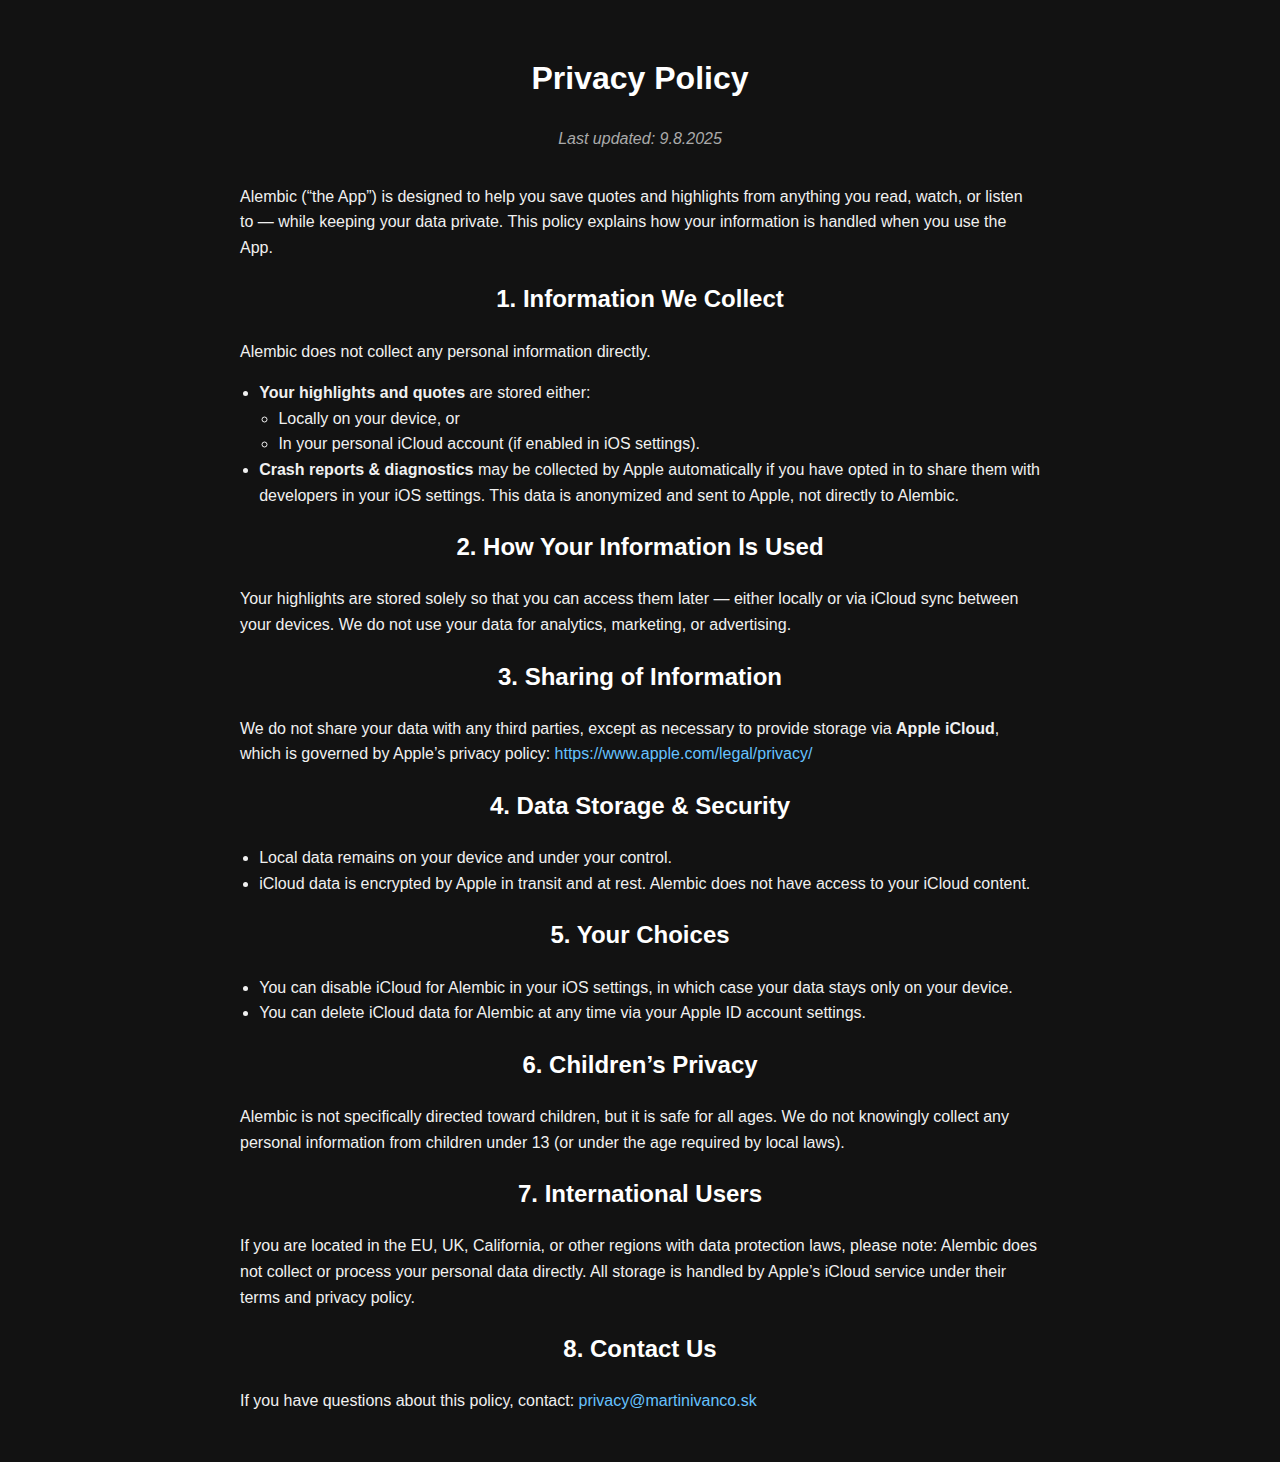
<file: alembic/privacy/index.html>
<!DOCTYPE html>
<html lang="en">
<head>
    <meta charset="UTF-8">
    <meta name="viewport" content="width=device-width, initial-scale=1.0">
    <title>Alembic - Privacy Policy</title>
    <link rel="stylesheet" href="../style.css">
</head>
<body>
    <main class="container">
        <h1>Privacy Policy</h1>
        <p class="last-updated">Last updated: 9.8.2025</p>

        <p>Alembic (“the App”) is designed to help you save quotes and highlights from anything you read, watch, or listen to — while keeping your data private. This policy explains how your information is handled when you use the App.</p>

        <h2>1. Information We Collect</h2>
        <p>Alembic does not collect any personal information directly.</p>
        <ul>
            <li><strong>Your highlights and quotes</strong> are stored either:
                <ul>
                    <li>Locally on your device, or</li>
                    <li>In your personal iCloud account (if enabled in iOS settings).</li>
                </ul>
            </li>
            <li><strong>Crash reports & diagnostics</strong> may be collected by Apple automatically if you have opted in to share them with developers in your iOS settings. This data is anonymized and sent to Apple, not directly to Alembic.</li>
        </ul>

        <h2>2. How Your Information Is Used</h2>
        <p>Your highlights are stored solely so that you can access them later — either locally or via iCloud sync between your devices. We do not use your data for analytics, marketing, or advertising.</p>

        <h2>3. Sharing of Information</h2>
        <p>We do not share your data with any third parties, except as necessary to provide storage via <strong>Apple iCloud</strong>, which is governed by Apple’s privacy policy:  
            <a href="https://www.apple.com/legal/privacy/" target="_blank" rel="noopener noreferrer">https://www.apple.com/legal/privacy/</a>
        </p>

        <h2>4. Data Storage & Security</h2>
        <ul>
            <li>Local data remains on your device and under your control.</li>
            <li>iCloud data is encrypted by Apple in transit and at rest. Alembic does not have access to your iCloud content.</li>
        </ul>

        <h2>5. Your Choices</h2>
        <ul>
            <li>You can disable iCloud for Alembic in your iOS settings, in which case your data stays only on your device.</li>
            <li>You can delete iCloud data for Alembic at any time via your Apple ID account settings.</li>
        </ul>

        <h2>6. Children’s Privacy</h2>
        <p>Alembic is not specifically directed toward children, but it is safe for all ages. We do not knowingly collect any personal information from children under 13 (or under the age required by local laws).</p>

        <h2>7. International Users</h2>
        <p>If you are located in the EU, UK, California, or other regions with data protection laws, please note: Alembic does not collect or process your personal data directly. All storage is handled by Apple’s iCloud service under their terms and privacy policy.</p>

        <h2>8. Contact Us</h2>
        <p>If you have questions about this policy, contact:  
            <a href="mailto:privacy@martinivanco.sk">privacy@martinivanco.sk</a>
        </p>
    </main>
</body>
</html>
</file>
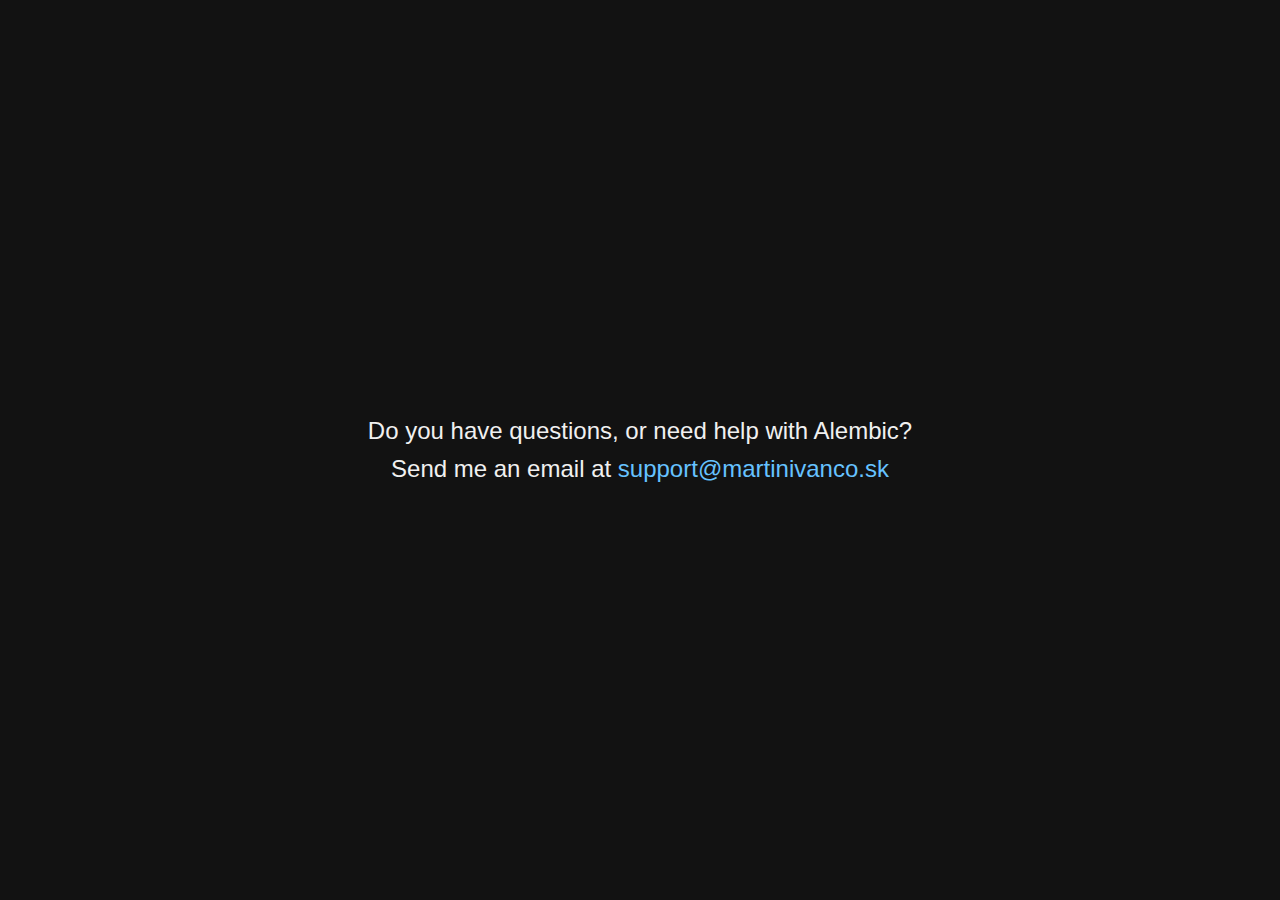
<file: alembic/support/index.html>
<!DOCTYPE html>
<html lang="en">
<head>
    <meta charset="UTF-8">
    <meta name="viewport" content="width=device-width, initial-scale=1.0">
    <title>Alembic - Support</title>
    <link rel="stylesheet" href="../style.css">
</head>
<body class="support-body">
    <main class="container support-container">
        <p class="support-text">
            Do you have questions, or need help with Alembic?<br>
            Send me an email at <a href="mailto:support@martinivanco.sk">support@martinivanco.sk</a>
        </p>
    </main>
</body>
</html>
</file>
<file: alembic/style.css>
body {
    background-color: #121212;
    color: #f0f0f0;
    font-family: 'SF Pro Display', 'Helvetica Neue', 'Helvetica', sans-serif;
    margin: 0;
    padding: 0;
}

.container {
    max-width: 800px;
    margin: auto;
    padding: 2rem;
    line-height: 1.6;
}

h1, h2 {
    color: #ffffff;
    text-align: center;
}

p, li {
    font-size: 1rem;
}

.last-updated {
    text-align: center;
    font-style: italic;
    color: #aaaaaa;
    margin-bottom: 2rem;
}

a {
    color: #66c2ff;
    text-decoration: none;
}

a:hover {
    text-decoration: underline;
}

ul {
    padding-left: 1.2rem;
}

@media (max-width: 600px) {
    .container {
        padding: 1rem;
    }
    h1 {
        font-size: 1.5rem;
    }
}

.support-body {
    min-height: 100vh;
    display: flex;
    flex-direction: column;
}

.support-container {
    flex: 1;
    display: flex;
    align-items: center;  /* vertical center */
    justify-content: center;  /* horizontal center */
    text-align: center;
}

.support-text {
    font-size: 1.5rem; /* around h2 size */
    line-height: 1.6;
}
</file>
